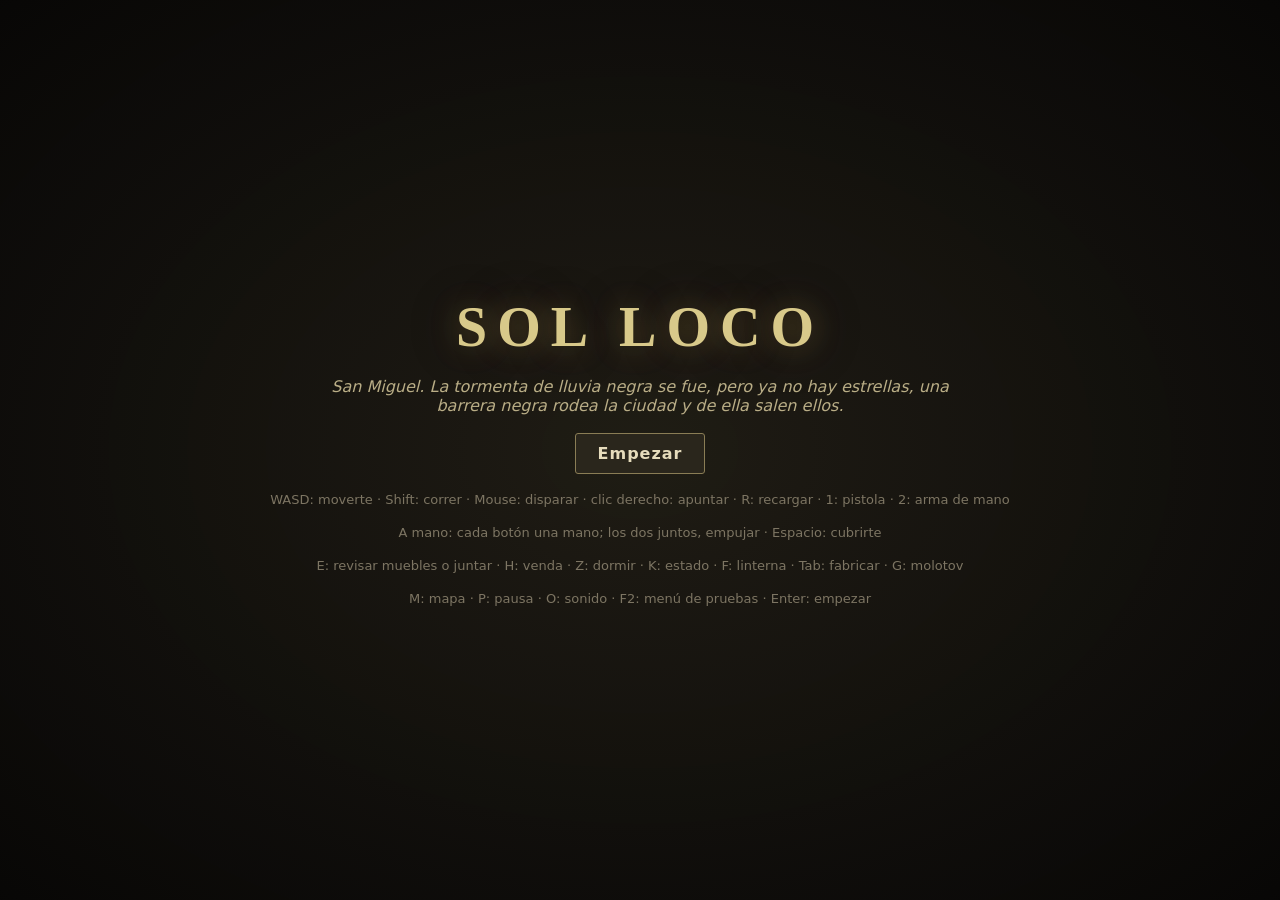
<file: index.html>
<!doctype html>
<html lang="es">
<head>
  <meta charset="utf-8">
  <meta name="viewport" content="width=device-width, initial-scale=1, maximum-scale=1, user-scalable=no">
  <title>Sol Loco</title>
  <link rel="stylesheet" href="style.css?v=202611271610">
</head>
<body>
  <canvas id="game"></canvas>
  <div id="overlay" class="hidden"></div>

  <!-- Order matters: helpers, then data, then engine, then the browser-only view (js/view/). -->
  <!-- tests/run.js loads every script here except js/view/. -->
  <script src="lib/three.min.js?v=202611271610"></script>
  <script src="js/util.js?v=202611271610"></script>
  <script src="js/grid.js?v=202611271610"></script>
  <script src="js/city.js?v=202611271610"></script>
  <script src="js/interiors.js?v=202611271610"></script>
  <script src="js/furnish.js?v=202611271610"></script>
  <script src="js/sight.js?v=202611271610"></script>
  <script src="js/clock.js?v=202611271610"></script>
  <script src="js/loot.js?v=202611271610"></script>
  <script src="js/senses.js?v=202611271610"></script>
  <script src="js/skills.js?v=202611271610"></script>
  <script src="js/melee.js?v=202611271610"></script>
  <script src="js/craft.js?v=202611271610"></script>
  <script src="js/needs.js?v=202611271610"></script>
  <script src="js/rest.js?v=202611271610"></script>
  <script src="js/health.js?v=202611271610"></script>
  <script src="js/death.js?v=202611271610"></script>
  <script src="js/clothes.js?v=202611271610"></script>
  <script src="js/explored.js?v=202611271610"></script>
  <script src="js/barrier.js?v=202611271610"></script>
  <script src="js/barricade.js?v=202611271610"></script>
  <script src="js/doors.js?v=202611271610"></script>
  <script src="js/power.js?v=202611271610"></script>
  <script src="js/refuge.js?v=202611271610"></script>
  <script src="js/people.js?v=202611271610"></script>
  <script src="js/madness.js?v=202611271610"></script>
  <script src="js/morale.js?v=202611271610"></script>
  <script src="js/story.js?v=202611271610"></script>
  <script src="js/debug.js?v=202611271610"></script>
  <script src="js/save.js?v=202611271610"></script>
  <script src="js/weather.js?v=202611271610"></script>
  <script src="data/characters.js?v=202611271610"></script>
  <script src="data/abilities.js?v=202611271610"></script>
  <script src="data/enemies.js?v=202611271610"></script>
  <script src="data/items.js?v=202611271610"></script>
  <script src="data/duels.js?v=202611271610"></script>
  <script src="data/ultis.js?v=202611271610"></script>
  <script src="data/lore.js?v=202611271610"></script>
  <script src="data/meta.js?v=202611271610"></script>
  <script src="data/guns.js?v=202611271610"></script>
  <script src="data/houses.js?v=202611271610"></script>
  <script src="data/look.js?v=202611271610"></script>
  <script src="data/sight.js?v=202611271610"></script>
  <script src="data/clock.js?v=202611271610"></script>
  <script src="data/seasons.js?v=202611271610"></script>
  <script src="data/clothes.js?v=202611271610"></script>
  <script src="data/barrier.js?v=202611271610"></script>
  <script src="data/barricade.js?v=202611271610"></script>
  <script src="data/doors.js?v=202611271610"></script>
  <script src="data/power.js?v=202611271610"></script>
  <script src="data/refuge.js?v=202611271610"></script>
  <script src="data/survivors.js?v=202611271610"></script>
  <script src="data/madness.js?v=202611271610"></script>
  <script src="data/morale.js?v=202611271610"></script>
  <script src="data/story.js?v=202611271610"></script>
  <script src="data/loot.js?v=202611271610"></script>
  <script src="data/senses.js?v=202611271610"></script>
  <script src="data/skills.js?v=202611271610"></script>
  <script src="data/melee.js?v=202611271610"></script>
  <script src="data/craft.js?v=202611271610"></script>
  <script src="data/needs.js?v=202611271610"></script>
  <script src="data/rest.js?v=202611271610"></script>
  <script src="data/health.js?v=202611271610"></script>
  <script src="data/weather.js?v=202611271610"></script>
  <script src="data/map-sanmiguel.js?v=202611271610"></script>
  <script src="js/game.js?v=202611271610"></script>
  <script src="js/combat.js?v=202611271610"></script>
  <script src="js/items.js?v=202611271610"></script>
  <script src="js/shrines.js?v=202611271610"></script>
  <script src="js/choices.js?v=202611271610"></script>
  <script src="js/ulti.js?v=202611271610"></script>
  <script src="js/guns.js?v=202611271610"></script>
  <script src="js/bot.js?v=202611271610"></script>
  <script src="js/duel.js?v=202611271610"></script>
  <script src="js/bets.js?v=202611271610"></script>
  <script src="js/match.js?v=202611271610"></script>
  <script src="js/send.js?v=202611271610"></script>
  <script src="js/meta.js?v=202611271610"></script>
  <script src="js/view/input.js?v=202611271610"></script>
  <script src="js/view/sound.js?v=202611271610"></script>
  <script src="js/view/art.js?v=202611271610"></script>
  <script src="js/view/fx.js?v=202611271610"></script>
  <script src="js/view/render.js?v=202611271610"></script>
  <script src="js/view/tips.js?v=202611271610"></script>
  <script src="js/view/ui.js?v=202611271610"></script>
  <script src="js/view/mapdraw.js?v=202611271610"></script>
  <script src="js/view/city.js?v=202611271610"></script>
  <script src="js/view/look.js?v=202611271610"></script>
  <script src="js/view/night.js?v=202611271610"></script>
  <script src="js/view/weather.js?v=202611271610"></script>
  <script src="js/view/main.js?v=202611271610"></script>
  <script src="js/view/world3d.js?v=202611271610"></script>
</body>
</html>
</file>
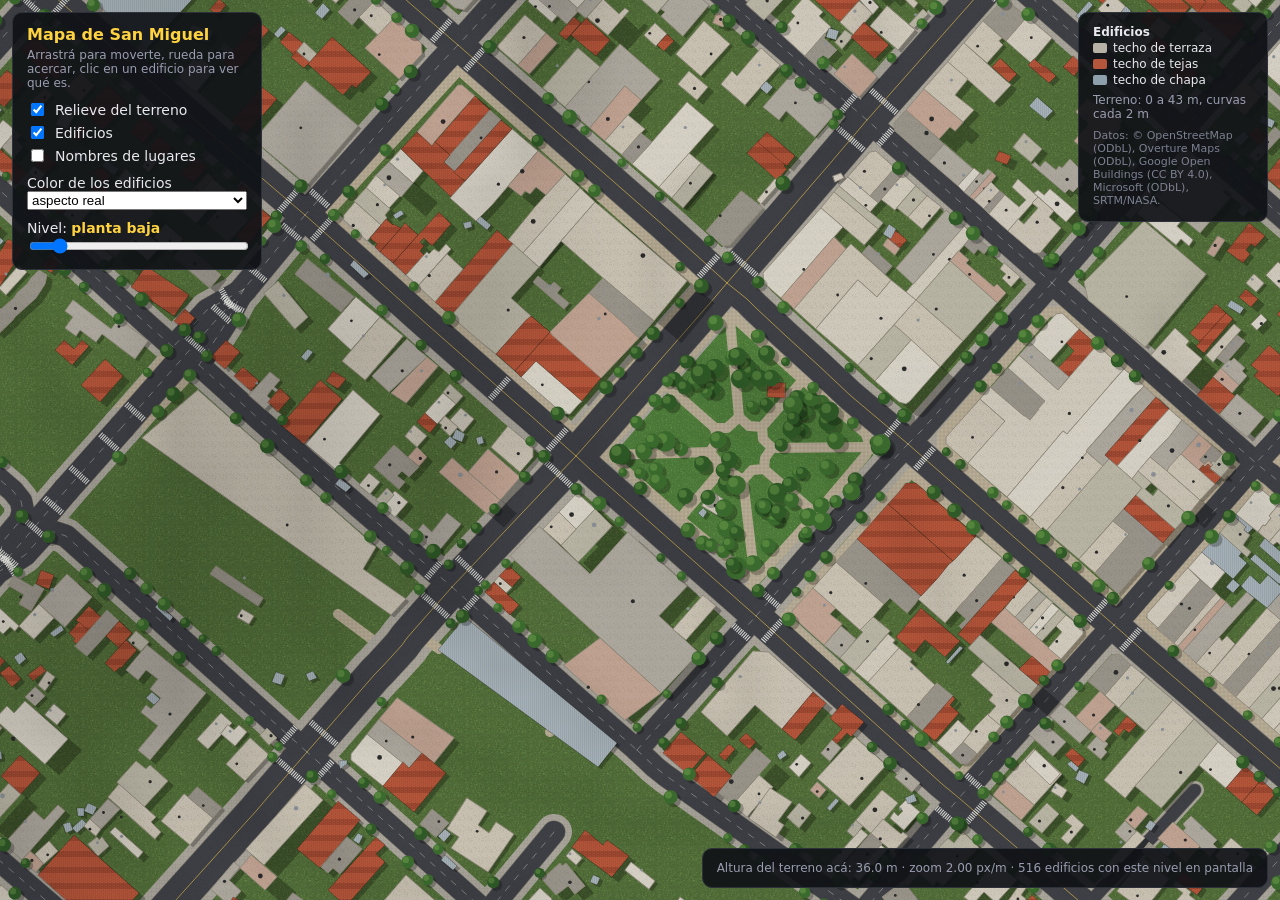
<file: mapa/index.html>
<!doctype html>
<html lang="es">
<head>
  <meta charset="utf-8">
  <meta name="viewport" content="width=device-width, initial-scale=1">
  <title>Mapa de San Miguel</title>
  <style>
    :root { --bg: #101216; --panel: rgba(16, 18, 22, 0.92); --line: #2c313a; --text: #e8e8ee; --dim: #9a9db0; --accent: #ffd23f; }
    * { box-sizing: border-box; }
    html, body { margin: 0; height: 100%; background: var(--bg); color: var(--text); font: 14px system-ui, sans-serif; overflow: hidden; }
    canvas { display: block; width: 100vw; height: 100vh; cursor: grab; }
    canvas.drag { cursor: grabbing; }
    .panel { position: fixed; background: var(--panel); border: 1px solid var(--line); border-radius: 10px; padding: 12px 14px; }
    #controls { top: 12px; left: 12px; width: 250px; }
    #controls h1 { font-size: 16px; margin: 0 0 4px; color: var(--accent); }
    #controls p { margin: 0 0 10px; color: var(--dim); font-size: 12px; }
    #controls label { display: flex; gap: 8px; align-items: center; margin: 4px 0; cursor: pointer; }
    #controls .row { margin-top: 10px; }
    #controls select, #controls input[type=range] { width: 100%; }
    #level { font-weight: 700; color: var(--accent); }
    #info { bottom: 12px; left: 12px; width: 300px; display: none; }
    #info h2 { font-size: 15px; margin: 0 0 6px; }
    #info dl { display: grid; grid-template-columns: auto 1fr; gap: 3px 10px; margin: 0; font-size: 13px; }
    #info dt { color: var(--dim); }
    #legend { top: 12px; right: 12px; width: 190px; font-size: 12px; }
    #legend div { display: flex; align-items: center; gap: 6px; margin: 2px 0; }
    #legend i { width: 14px; height: 10px; border-radius: 2px; display: inline-block; }
    #status { bottom: 12px; right: 12px; font-size: 12px; color: var(--dim); }
  </style>
</head>
<body>
  <canvas id="map"></canvas>
  <div id="controls" class="panel">
    <h1>Mapa de San Miguel</h1>
    <p>Arrastrá para moverte, rueda para acercar, clic en un edificio para ver qué es.</p>
    <label><input type="checkbox" id="lTerrain" checked> Relieve del terreno</label>
    <label><input type="checkbox" id="lBuildings" checked> Edificios</label>
    <label><input type="checkbox" id="lPlaces"> Nombres de lugares</label>
    <div class="row">Color de los edificios
      <select id="colorBy"><option value="real" selected>aspecto real</option><option value="kind">por tipo</option><option value="floors">por pisos</option><option value="roof">por techo</option><option value="src">por fuente del dato</option></select>
    </div>
    <div class="row">Nivel: <span id="level">planta baja</span>
      <input type="range" id="levelRange" min="-1" max="8" value="0">
    </div>
  </div>
  <div id="legend" class="panel"></div>
  <div id="info" class="panel"></div>
  <div id="status" class="panel"></div>
  <script src="../data/map-sanmiguel.js"></script>
  <script src="../js/util.js"></script>
  <script src="../js/city.js"></script>
  <script src="../js/view/mapdraw.js"></script>
  <script src="mapa.js"></script>
</body>
</html>
</file>
<file: style.css>
* { box-sizing: border-box; }
html, body { margin: 0; height: 100%; background: #14161c; overflow: hidden; }
body { font-family: system-ui, "Segoe UI", sans-serif; color: #e8e8ee; }
canvas { display: block; }

#overlay {
  position: fixed; inset: 0; display: flex; flex-direction: column; align-items: center; justify-content: center;
  gap: 18px; background: rgba(10, 11, 15, 0.72); padding: 16px; text-align: center;
}
#overlay.hidden { display: none; }
#overlay h1 { margin: 0; font-size: 44px; letter-spacing: 2px; }
#overlay h2 { margin: 0; font-size: 28px; }
#overlay p { margin: 0; color: #aab; }

.cards { display: flex; gap: 14px; flex-wrap: wrap; justify-content: center; }
.card {
  width: 200px; padding: 16px; border-radius: 10px; border: 2px solid #343846; background: #1e2029;
  color: inherit; font: inherit; text-align: left; cursor: pointer; display: flex; flex-direction: column; gap: 6px;
}
.card:hover, .card:focus-visible { border-color: #8fb4ff; outline: none; background: #252836; }
.card .key { color: #778; font-size: 12px; }
.card .name { font-weight: 700; font-size: 18px; }
.card .tag { font-size: 12px; color: #ffd27a; text-transform: uppercase; letter-spacing: 1px; }
.card .desc { font-size: 14px; color: #c4c6d2; }
.card .dot { width: 18px; height: 18px; border-radius: 50%; }

.btn {
  padding: 10px 22px; border-radius: 8px; border: 2px solid #8fb4ff; background: #22283a; color: inherit;
  font: inherit; font-weight: 700; cursor: pointer;
}
.btn:hover { background: #2c3550; }
.stats { display: grid; grid-template-columns: auto auto; gap: 4px 18px; text-align: left; }
.hint { font-size: 13px; color: #778; }

.tagline { color: #9fd8ff !important; font-style: italic; max-width: 640px; }
.card .bio { font-size: 12px; color: #8f93a3; font-style: italic; border-top: 1px solid #343846; padding-top: 6px; }
.row { display: flex; gap: 10px; flex-wrap: wrap; justify-content: center; }
.btn.ghost { border-color: #4a5266; background: transparent; font-weight: 600; }
.btn.ghost:hover { border-color: #9fd8ff; }
.text { max-width: 680px; text-align: left; max-height: 62vh; overflow-y: auto; padding-right: 8px; }
.text p { color: #c4c6d2 !important; line-height: 1.5; margin: 0 0 12px !important; }
.text h3 { margin: 14px 0 4px; color: #9fd8ff; font-size: 16px; }
.text .muted { color: #8f93a3 !important; font-style: italic; }
.flash { position: fixed; right: 16px; bottom: 16px; padding: 8px 14px; border-radius: 8px; background: #1e2029;
  border: 1px solid #4a5266; color: #e8e8ee; font-size: 14px; opacity: 0; transition: opacity 0.3s; pointer-events: none; }
#overlay { background: radial-gradient(ellipse at center, rgba(34, 30, 20, 0.86), rgba(7, 6, 5, 0.95)); }
#overlay h1 { color: #d8c98a; text-shadow: 0 0 28px rgba(200, 170, 60, 0.35), 0 0 60px rgba(120, 70, 140, 0.25);
  font-family: Georgia, "Times New Roman", serif; letter-spacing: 10px; font-size: 56px; }
#overlay h2 { color: #d8c98a; font-family: Georgia, "Times New Roman", serif; letter-spacing: 3px; }
#overlay p { color: #9d957f; }
#overlay .tagline { color: #b9ad86 !important; }
#overlay .btn { border: 1px solid #8a7d55; background: #2a261c; color: #e6dcbc; border-radius: 3px; letter-spacing: 1px; }
#overlay .btn:hover { background: #3a3424; border-color: #c9b26a; }
#overlay .btn.ghost { border-color: #4f4733; background: transparent; color: #b9ad86; }
#overlay .btn.ghost:hover { border-color: #a8975e; }
#overlay .hint { color: #7d7563; }
.btn.small { padding: 4px 10px; font-size: 13px; }
#overlay .warn { color: #d07a5a; }
.craft { display: flex; flex-direction: column; gap: 6px; width: min(640px, 92vw); text-align: left; }
.craft .btn { text-align: left; font-weight: 600; }
.inv { display: flex; gap: 12px; flex-wrap: wrap; justify-content: center; width: min(980px, 96vw); }
.invbox { background: rgba(20, 18, 13, 0.85); border: 1px solid #4f4733; padding: 10px; width: 210px; text-align: left;
  display: flex; flex-direction: column; gap: 4px; }
.invtitle { color: #d8c98a; font-size: 13px; letter-spacing: 1px; margin-bottom: 4px; }
.invline { color: #b9ad86; font-size: 13px; }
.invrow { display: flex; gap: 4px; }
.invrow .slot { flex: 1; text-align: left; font-size: 13px; padding: 4px 8px; font-weight: 600; }
.invempty { color: #4f4733; font-size: 13px; padding: 4px 8px; border: 1px dashed #3a3424; }
.keys { display: grid; grid-template-columns: repeat(2, minmax(200px, auto)); gap: 4px 24px; text-align: left; }
.keyrow { display: flex; gap: 10px; align-items: center; color: #b9ad86; font-size: 13px; }
.kbd { display: inline-block; min-width: 64px; padding: 2px 6px; border: 1px solid #5a5139; background: #1c1912; color: #e6dcbc;
  font-size: 12px; text-align: center; border-radius: 3px; }

.shop, .achs { width: min(720px, 92vw); display: grid; gap: 8px; max-height: 30vh; overflow-y: auto; text-align: left; }
.achs { grid-template-columns: repeat(auto-fill, minmax(220px, 1fr)); }
.shoprow { display: flex; align-items: center; justify-content: space-between; gap: 12px; padding: 8px 12px;
  background: #1e2029; border: 1px solid #343846; border-radius: 8px; }
.shoprow .desc, .ach .desc { font-size: 13px; color: #9a9db0; }
.ach { padding: 8px 10px; background: #191b22; border: 1px solid #2c2f3a; border-radius: 8px; opacity: 0.6; }
.ach.got { opacity: 1; border-color: #6fdc6a; }
.mappick { max-width: 760px; width: 100%; }
.worldmap { width: 100%; height: min(50vh, 380px); border-radius: 10px; overflow: hidden; background: #1c1f27; color: #9a9db0; display: flex; align-items: center; justify-content: center; position: relative; }
.places { display: flex; flex-wrap: wrap; gap: 6px; justify-content: center; margin: 8px 0; }
.mappick .row { display: flex; gap: 8px; justify-content: center; flex-wrap: wrap; }
/* The few Leaflet rules the map needs (its own stylesheet can't be loaded here). */
.leaflet-container { overflow: hidden; outline: none; font: 12px system-ui, sans-serif; }
.leaflet-pane, .leaflet-tile, .leaflet-marker-icon, .leaflet-marker-shadow, .leaflet-tile-container, .leaflet-pane > svg, .leaflet-pane > canvas, .leaflet-zoom-box, .leaflet-image-layer, .leaflet-layer { position: absolute; left: 0; top: 0; }
.leaflet-tile { visibility: hidden; user-select: none; width: 256px; height: 256px; }
.leaflet-tile-loaded { visibility: inherit; }
.leaflet-container img.leaflet-tile { max-width: none !important; max-height: none !important; }
.leaflet-pane { z-index: 400; } .leaflet-tile-pane { z-index: 200; } .leaflet-overlay-pane { z-index: 400; } .leaflet-marker-pane { z-index: 600; }
.leaflet-control-container .leaflet-top, .leaflet-control-container .leaflet-bottom { position: absolute; z-index: 1000; pointer-events: none; }
.leaflet-top { top: 0; } .leaflet-bottom { bottom: 0; } .leaflet-left { left: 0; } .leaflet-right { right: 0; }
.leaflet-control { pointer-events: auto; float: left; clear: both; margin: 8px; }
.leaflet-control-zoom a { display: block; width: 30px; height: 30px; line-height: 30px; text-align: center; background: #fff; color: #222; text-decoration: none; font: bold 18px sans-serif; }
.leaflet-control-attribution { background: rgba(255,255,255,0.7); color: #333; padding: 0 5px; margin: 0; font-size: 10px; }
.leaflet-control-attribution a { color: #0645ad; }
.leaflet-interactive { cursor: pointer; }
.leaflet-grab { cursor: grab; }
.leaflet-zoom-anim .leaflet-zoom-animated { transition: transform 0.25s cubic-bezier(0,0,0.25,1); }
.btn.small { padding: 6px 14px; font-size: 14px; min-width: 96px; }
.btn:disabled { opacity: 0.4; cursor: default; }
#overlay h3 { margin: 4px 0 0; color: #9fd8ff; }
.coins { color: #ffd27a !important; font-weight: 700; font-size: 18px; }
.achnew { color: #6fdc6a !important; font-weight: 600; }

.volume { align-self: center; min-width: 120px; }

canvas { touch-action: none; }
@media (max-width: 700px) { .card { width: 44vw; padding: 10px; } #overlay h1 { font-size: 32px; } .card .bio { display: none; } }
#overlay { overflow-y: auto; justify-content: safe center; }

.card.locked { opacity: 0.55; }
.card.locked .name { color: #9a9db0; }
.btn.storm { background: #4a2f7a; border-color: #c9b8ff; color: #fff; }

/* Winning: the clouds open. */
#overlay.sunny { background: radial-gradient(circle at 50% 18%, rgba(255, 214, 120, 0.55), rgba(255, 170, 80, 0.18) 35%, rgba(12, 13, 18, 0.92) 75%); }
#overlay .sun { width: 90px; height: 90px; border-radius: 50%; background: radial-gradient(circle, #fff6cf 0%, #ffd27a 55%, #ffb347 100%);
  box-shadow: 0 0 60px 20px rgba(255, 210, 122, 0.55); animation: sunrise 2.4s ease-out both, sunpulse 3s ease-in-out 2.4s infinite; }
#overlay .sunday { max-width: 560px; font-style: italic; color: #ffe9b8; }
@keyframes sunrise { from { transform: translateY(60px) scale(0.6); opacity: 0; } to { transform: none; opacity: 1; } }
@keyframes sunpulse { 50% { box-shadow: 0 0 80px 30px rgba(255, 210, 122, 0.7); } }

/* Option: big text in the menus. */
body.bigtext #overlay { font-size: 120%; }
body.bigtext .card .desc, body.bigtext .shoprow .desc, body.bigtext .ach .desc, body.bigtext .hint { font-size: 16px; }
body.bigtext .card .name { font-size: 21px; }

/* The right click menu of the inventory (js/view/ui.js). */
.ctxmenu { position: fixed; z-index: 50; display: flex; flex-direction: column; gap: 3px; background: rgba(16, 14, 10, 0.97);
  border: 1px solid #6b5f42; padding: 6px; min-width: 160px; }
.ctxmenu .btn { text-align: left; margin: 0; }
.invbox.wide { width: 300px; }
.invbox > .slot { display: block; width: 100%; text-align: left; font-size: 13px; padding: 4px 8px; margin: 2px 0; font-weight: 600; }
.invbox.piecebox { border-color: #9a8550; background: rgba(42, 33, 18, 0.92); width: 240px; }

/* The big map (M) */
.bigmap { display: block; margin: 8px auto; border: 2px solid rgba(255, 233, 168, 0.5); cursor: grab; touch-action: none; }

/* The test menu (F2, js/debug.js) */
.debug { display: flex; flex-wrap: wrap; gap: 10px; justify-content: center; max-width: 900px; margin: 8px auto; }
.debuggroup { display: flex; flex-direction: column; gap: 4px; min-width: 160px; background: rgba(20,18,14,0.6); padding: 8px; border: 1px solid #3a3424; }
.debugmsg { color: #e6dcbc; min-height: 1.3em; }
.talkline { font-size: 17px; max-width: 560px; margin: 10px auto 18px; color: #e8dcb8; font-style: italic; }
.talkbtns { display: flex; gap: 10px; justify-content: center; flex-wrap: wrap; }

/* The 3D view (js/view/world3d.js): under the game canvas, which keeps the HUD on top. */
/* No z-index: the page order keeps the 3D under the game canvas and the menus over both (a z-index on #game hid
   the title menu, 2026-11-27). */
#world3d { position: fixed; left: 0; top: 0; display: none; }
#game { position: relative; }
</file>
